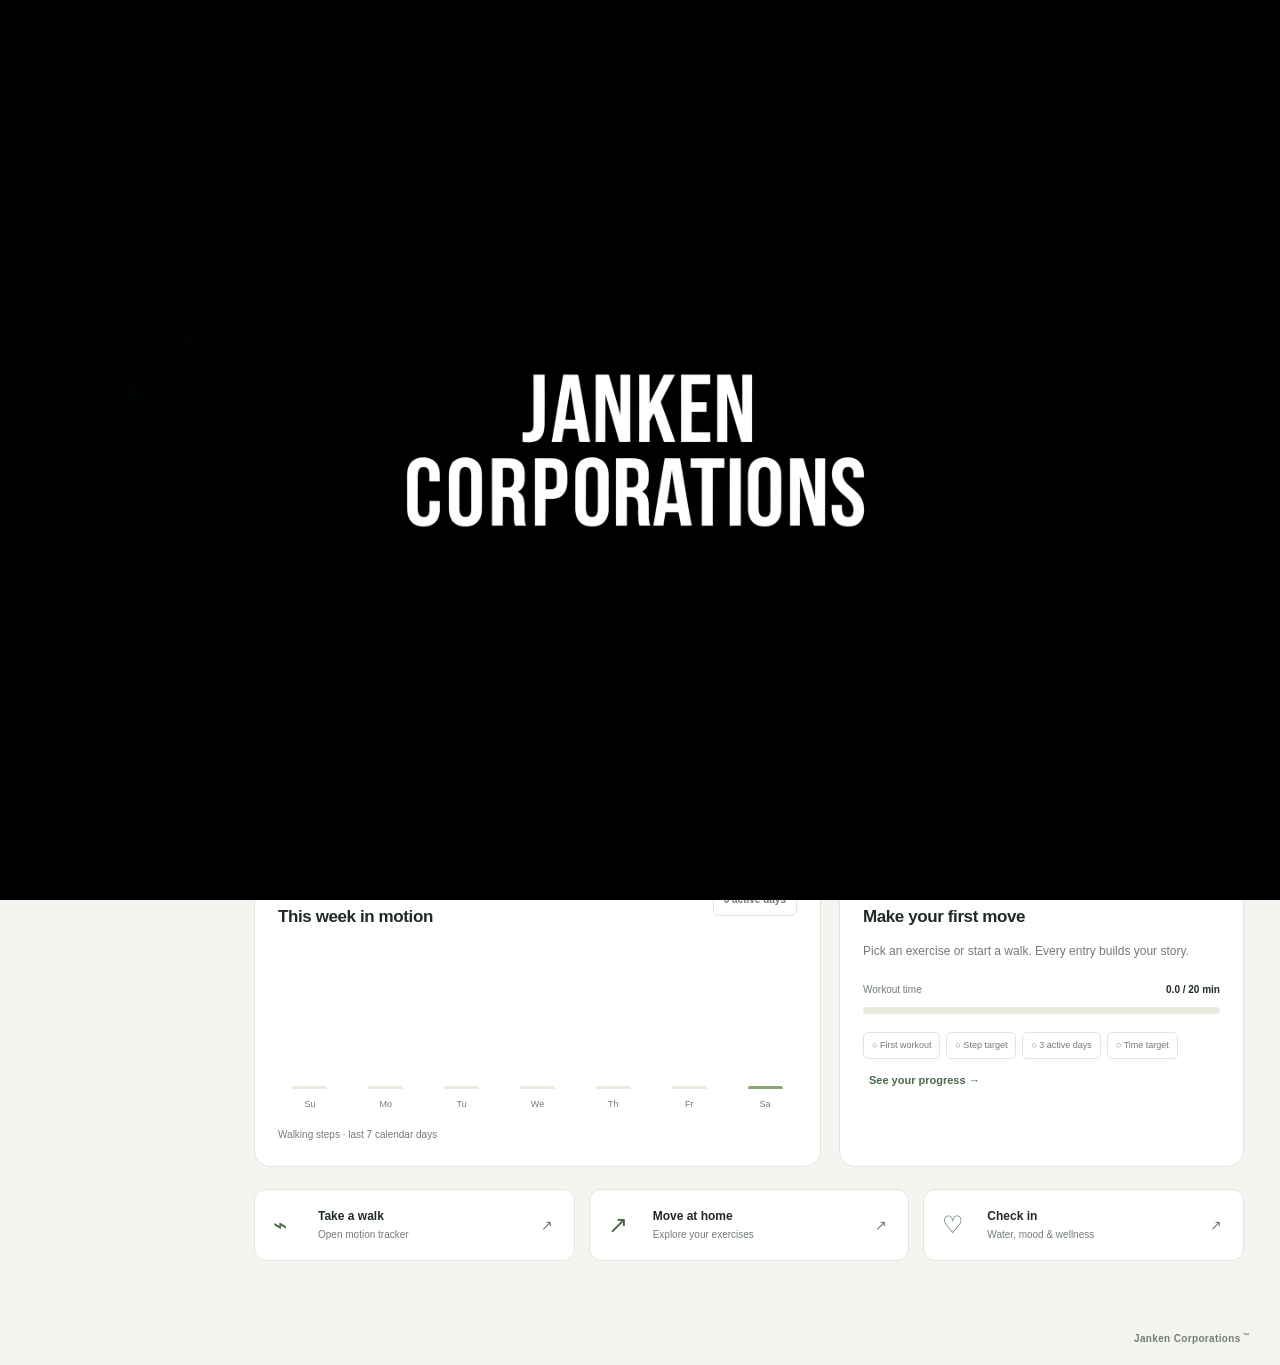
<file: index.html>
<!doctype html><html lang="en"><head><meta charset="utf-8"><meta name="viewport" content="width=device-width, initial-scale=1"><meta http-equiv="refresh" content="0;url=dashboard.html"><title>AR Move</title></head><body><a href="dashboard.html">Open AR Move</a></body></html>
</file>
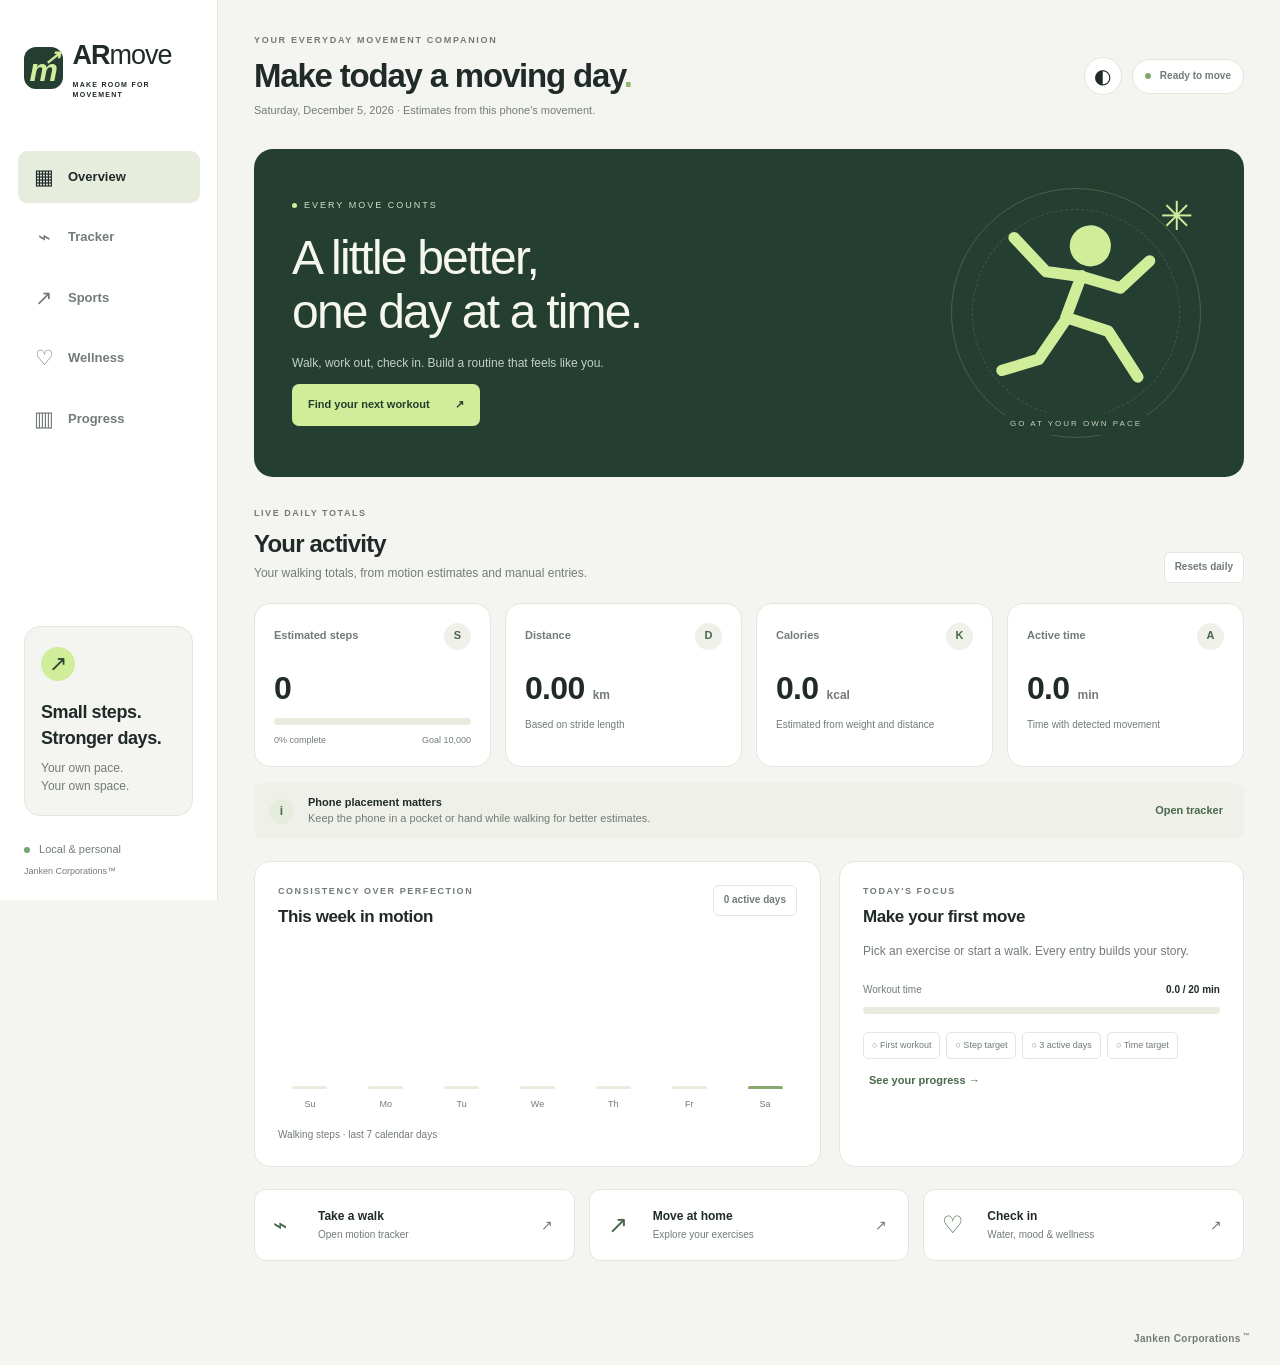
<file: dashboard.html>
<!doctype html>
<html lang="en">
<head>
  <meta charset="utf-8">
  <meta name="viewport" content="width=device-width, initial-scale=1, viewport-fit=cover">
  <meta name="theme-color" content="#f4f5f0">
  <title>AR Move — Daily Activity Tracker</title>
  <link rel="icon" href="assets/icon.svg" type="image/svg+xml">
  <link rel="manifest" href="manifest.webmanifest">
  <link rel="stylesheet" href="styles.css">
  <link rel="stylesheet" href="experience.css">
</head>
<body>
  <a class="skip-link" href="#activity">Skip to content</a>
  <aside class="brand-rail" aria-label="AR Move"><a href="?tab=activity" class="rail-logo"><span class="brand-mark">m<span>↗</span></span><span>AR<span class="brand-light">move</span><small>MAKE ROOM FOR MOVEMENT</small></span></a><div class="rail-note"><span class="rail-orbit" aria-hidden="true">↗</span><strong>Small steps.<br>Stronger days.</strong><p>Your own pace.<br>Your own space.</p></div><div class="rail-foot"><span class="local-dot"></span> Local & personal <small>Janken Corporations™</small></div></aside>
  <div class="splash" id="splash" aria-label="AR Cube loading screen">
    <picture>
      <source media="(max-width: 620px)" srcset="assets/JCM.png">
      <img src="assets/JC.png" alt="Janken Corporations">
    </picture>
  </div>

  <main class="app-shell">
    <p id="storage-warning" class="storage-warning" role="alert" hidden>Your browser could not save data. Keep this page open and export your records before closing it.</p>
    <div id="recovery-warning" class="storage-warning" role="alert" hidden>Some saved records could not be read. A fresh day has been opened; download the original records for recovery. <button id="download-recovery" class="text-button" type="button">Download original records</button><button id="dismiss-recovery" class="text-button" type="button">Dismiss</button></div>
    <header class="topbar">
      <div class="brand-copy">
        <p class="eyebrow">YOUR EVERYDAY MOVEMENT COMPANION</p>
        <h1>Make today a moving day<span class="accent-period">.</span></h1>
        <p class="date-line" id="date-line"></p>
      </div>
      <div class="header-tools"><button class="icon-button" id="theme-toggle" type="button" aria-label="Switch color theme" title="Switch color theme">◐</button><button class="outline-button" id="install-app" type="button" hidden>Install app</button><div class="status-pill" id="day-status"><span class="status-dot"></span><span>Ready to move</span></div></div>
    </header>

    <nav class="tabs" aria-label="Tracker sections" role="tablist">
      <button class="tab is-active" id="activity-tab" data-tab="activity" type="button" role="tab" aria-selected="true" aria-controls="activity"><span aria-hidden="true">▦</span> Overview</button>
      <button class="tab" id="tracker-tab" data-tab="tracker" type="button" role="tab" aria-selected="false" aria-controls="tracker"><span aria-hidden="true">⌁</span> Tracker</button>
      <button class="tab" id="sports-tab" data-tab="sports" type="button" role="tab" aria-selected="false" aria-controls="sports"><span aria-hidden="true">↗</span> Sports</button>
      <button class="tab" id="wellness-tab" data-tab="wellness" type="button" role="tab" aria-selected="false" aria-controls="wellness"><span aria-hidden="true">♡</span> Wellness</button>
      <button class="tab" id="today-tab" data-tab="today" type="button" role="tab" aria-selected="false" aria-controls="today"><span aria-hidden="true">▥</span> Progress</button>
    </nav>

    <section class="view is-active" id="activity" role="tabpanel" aria-labelledby="activity-tab">
      <div class="overview-hero"><div><span class="hero-label"><span></span> EVERY MOVE COUNTS</span><h2>A little better,<br>one day at a time.</h2><p>Walk, work out, check in. Build a routine that feels like you.</p><button class="lime-button" data-tab-link="sports" type="button">Find your next workout <span aria-hidden="true">↗</span></button></div><div class="hero-orbit" aria-hidden="true"><div class="orbit-path"></div><svg viewBox="0 0 240 240"><circle cx="143" cy="45" r="17"/><path d="M130 78 L108 124 L155 144 L184 199 M109 125 L73 169 L30 178 M130 79 L173 96 L209 68 M130 79 L90 70 L57 28"/></svg><span class="orbit-label">GO AT YOUR OWN PACE</span><span class="orbit-spark">✳</span></div></div>
      <div class="section-heading">
        <div>
          <p class="section-kicker">LIVE DAILY TOTALS</p>
          <h2>Your activity</h2>
          <p>Your walking totals, from motion estimates and manual entries.</p>
        </div>
        <span class="date-badge">Resets daily</span>
      </div>

      <div class="metric-grid fitness-grid">
        <article class="metric-card">
          <div class="card-label"><span>Estimated steps</span><span class="metric-icon water">S</span></div>
          <strong><span data-output="steps">0</span></strong>
          <div class="progress"><span data-progress="steps"></span></div>
          <div class="card-meta"><span data-output="stepPercent">0% complete</span><span data-output="stepGoal">Goal 10,000</span></div>
        </article>
        <article class="metric-card">
          <div class="card-label"><span>Distance</span><span class="metric-icon blue">D</span></div>
          <strong><span data-output="distance">0.00</span> <small>km</small></strong>
          <span class="reading-good">Based on stride length</span>
        </article>
        <article class="metric-card">
          <div class="card-label"><span>Calories</span><span class="metric-icon coral">K</span></div>
          <strong><span data-output="calories">0.0</span> <small>kcal</small></strong>
          <span class="reading-good">Estimated from weight and distance</span>
        </article>
        <article class="metric-card">
          <div class="card-label"><span>Active time</span><span class="metric-icon green">A</span></div>
          <strong><span data-output="activeMinutes">0.0</span> <small>min</small></strong>
          <span class="reading-good">Time with detected movement</span>
        </article>
      </div>

      <div class="tip-strip">
        <span class="tip-icon" aria-hidden="true">i</span>
        <p><strong>Phone placement matters</strong><br>Keep the phone in a pocket or hand while walking for better estimates.</p>
        <button class="text-button" data-open-tracker type="button">Open tracker</button>
      </div>
      <div class="overview-grid"><section class="panel week-panel"><div class="panel-heading"><div><p class="section-kicker">CONSISTENCY OVER PERFECTION</p><h3>This week in motion</h3></div><span class="subtle-pill" id="active-days">0 active days</span></div><div id="week-chart" class="week-chart" role="img" aria-label="Steps over the last seven days"></div><p class="chart-caption">Walking steps · last 7 calendar days</p></section><section class="panel daily-focus"><p class="section-kicker">TODAY'S FOCUS</p><h3 id="focus-heading">Make your first move</h3><p id="focus-copy">Pick an exercise or start a walk. Every entry builds your story.</p><div class="goal-line"><span>Workout time</span><strong id="workout-goal-label">0 / 20 min</strong></div><div class="progress"><span id="workout-goal-bar"></span></div><div id="milestone-list" class="milestone-list"></div><button class="text-button" data-tab-link="today" type="button">See your progress →</button></section></div>
      <div class="quick-actions"><button data-open-tracker type="button"><span>⌁</span><strong>Take a walk</strong><small>Open motion tracker</small><b>↗</b></button><button data-tab-link="sports" type="button"><span>↗</span><strong>Move at home</strong><small>Explore your exercises</small><b>↗</b></button><button data-open-wellness type="button"><span>♡</span><strong>Check in</strong><small>Water, mood & wellness</small><b>↗</b></button></div>
    </section>

    <section class="view" id="tracker" role="tabpanel" aria-labelledby="tracker-tab" hidden>
      <div class="section-heading">
        <div>
          <p class="section-kicker">MOTION SENSOR</p>
          <h2>Movement tracker</h2>
          <p>Tap Start, allow motion access, and keep this page visible.</p>
        </div>
        <span class="updated-label tracker-state" id="tracker-state"><span class="tracker-dot"></span>Stopped</span>
      </div>

      <div class="tracker-layout">
        <section class="panel tracker-panel">
          <div class="plain-counter">
            <span>Estimated steps today</span>
            <strong data-output="steps">0</strong>
            <small>Keep this page open while walking</small>
          </div>

          <div class="signal-block">
            <div class="signal-label"><span>Movement signal</span><span id="signal-value">0.00</span></div>
            <div class="signal-track"><span id="motion-signal"></span></div>
          </div>

          <div class="tracker-actions">
            <button class="primary-button" id="start-tracking" type="button">Start tracking</button>
            <button class="outline-button" id="stop-tracking" type="button" disabled>Stop</button>
          </div>
          <p class="tracker-message" id="tracker-message" aria-live="polite">Motion access starts only after you press the button.</p>
        </section>

        <form class="panel settings-panel" id="settings-form">
          <div class="panel-heading">
            <div><p class="section-kicker">ESTIMATE SETTINGS</p><h3>Your details</h3></div>
          </div>
          <div class="settings-grid">
            <label>Body weight <span>(kg)</span><input name="weight" type="number" min="25" max="250" step="0.1" required></label>
            <label>Stride length <span>(cm)</span><input name="stride" type="number" min="30" max="150" step="1" required></label>
            <label>Daily step goal<input name="stepGoal" type="number" min="100" max="100000" step="100" required></label>
            <label>Sensitivity
              <select name="sensitivity">
                <option value="1.05">High</option>
                <option value="1.25">Balanced</option>
                <option value="1.50">Low</option>
              </select>
            </label>
          </div>
          <button class="secondary-button" type="submit">Save settings</button>
          <p class="settings-note">Higher sensitivity detects lighter movement but may count more false steps. Your details stay on this device.</p>
        </form>
      </div>

      <div class="browser-note">
        <strong>Browser limitation:</strong> tracking pauses if this page is hidden, the browser is closed, or the screen is locked. Results are estimates, not medical or fitness-device measurements.
      </div>
      <form class="panel manual-walk-panel" id="manual-walk-form"><div class="panel-heading"><div><p class="section-kicker">MISSED A WALK?</p><h3>Add walking manually</h3></div><span class="subtle-pill">Manual entry</span></div><p class="history-note">Add only the steps this app did not already count.</p><div class="settings-grid"><label>Steps to add<input name="steps" type="number" min="1" max="100000" step="1" required placeholder="e.g. 1500"></label><label>Active minutes<input name="minutes" type="number" min="0" max="1440" step="0.1" required value="0"></label></div><button class="secondary-button" type="submit">Add walking entry</button><p class="form-message" id="manual-walk-message" role="status"></p></form>
    </section>

    <section class="view" id="sports" role="tabpanel" aria-labelledby="sports-tab" hidden>
      <div class="section-heading">
        <div><p class="section-kicker">YOUR SPACE. YOUR PACE.</p><h2>Home workout club</h2><p>Build a small routine, move with a timer, and record what you complete.</p></div>
        <span class="date-badge">No gym needed</span>
      </div>
      <div class="sports-banner">
        <div><span class="sport-tag">SPORTS MODE</span><h3>A little movement goes a long way.</h3><p>Choose an exercise below. Try hand-motion counting for arm movements, or use the timer and enter your reps yourself.</p><a class="sport-link" href="#workout-library">Explore exercises <span aria-hidden="true">↘</span></a></div>
        <div class="sports-art" aria-hidden="true"><span>MOVE</span><svg viewBox="0 0 200 200"><circle cx="116" cy="35" r="15"/><path d="M105 65 L87 107 L128 127 L151 169 M90 107 L60 146 L28 151 M103 69 L140 85 L172 61 M104 69 L70 63 L44 30"/></svg></div>
      </div>
      <div class="workout-stats" aria-label="Today's workout totals">
        <div><strong id="workout-count">0</strong><span>workouts today</span></div><div><strong id="workout-minutes">0</strong><span>workout minutes</span></div><div><strong id="workout-reps">0</strong><span>logged reps</span></div>
      </div>
      <section class="routine-presets"><div class="library-heading"><div><p class="section-kicker">A STARTING POINT</p><h3>Make a routine your own</h3></div><span class="history-note">Example plans · fully editable</span></div><div class="preset-grid"><button type="button" data-preset="mobility"><span>01 / RESET</span><strong>Desk break</strong><small>Shoulders · arms · seated stretch</small><b>Load plan ↗</b></button><button type="button" data-preset="strength"><span>02 / BUILD</span><strong>Home basics</strong><small>Chair · wall · standing movements</small><b>Load plan ↗</b></button><button type="button" data-preset="mixed"><span>03 / MOVE</span><strong>A little of everything</strong><small>March · arms · gentle mobility</small><b>Load plan ↗</b></button></div></section>
      <section class="panel circuit-panel" id="circuit-panel"><div class="panel-heading"><div><p class="section-kicker">FOLLOW YOUR PLAN</p><h3>Guided interval session</h3></div><span class="subtle-pill">Timer only · hands free</span></div><div class="circuit-idle" id="circuit-idle"><p>Play your plan in order, with work and rest intervals. Only time actually completed is logged. Adjust the pace to suit you.</p><div class="circuit-settings"><label>Work <span>(seconds)</span><input id="circuit-work" type="number" min="10" max="600" step="1" value="30" required></label><label>Rest <span>(seconds)</span><input id="circuit-rest" type="number" min="0" max="300" step="1" value="15" required></label><label>Rounds<input id="circuit-rounds" type="number" min="1" max="10" step="1" value="1" required></label></div><div class="circuit-launch"><button class="primary-button" id="circuit-start" type="button">Start my plan</button><span id="circuit-estimate">Add an exercise to your plan to begin.</span></div></div><div id="circuit-live" hidden><div class="circuit-stage"><span id="circuit-phase">GET READY</span><h4 id="circuit-name">Your session</h4><strong id="circuit-countdown">00:30</strong><p id="circuit-position"></p><div class="progress"><span id="circuit-progress"></span></div><p id="circuit-next"></p></div><div class="circuit-controls"><button class="primary-button" id="circuit-pause" type="button">Pause session</button><button class="outline-button" id="circuit-skip" type="button">Next interval</button><button class="outline-button danger" id="circuit-finish" type="button">Finish & review</button></div></div><p id="circuit-message" class="form-message" role="status"></p></section>
      <div class="sports-layout">
        <div>
          <div class="library-heading" id="workout-library"><div><p class="section-kicker">PICK YOUR MOVEMENT</p><h3>At-home exercises</h3></div><button class="outline-button" id="custom-exercise-open" type="button">+ Custom</button></div><div class="library-tools"><label class="search-label"><span class="sr-only">Search exercises</span><input id="exercise-search" type="search" placeholder="Search your next movement…"></label><label class="filter-label"><span class="sr-only">Filter exercises</span><select id="workout-filter"><option value="all">All exercises</option><option value="favorites">Favorites</option><option value="motion">Hand motion</option><option value="strength">Strength</option><option value="mobility">Mobility</option><option value="cardio">Cardio</option><option value="custom">My exercises</option></select></label></div><p class="empty-state" id="library-empty" hidden>No exercises match. Try a different search or filter.</p>
          <div class="exercise-grid" id="exercise-grid"></div>
          <section class="panel plan-panel"><div class="panel-heading"><div><p class="section-kicker">MAKE IT YOURS</p><h3>My workout plan</h3></div><span class="count-badge" id="plan-count">0</span></div><ul class="plan-list" id="workout-plan"></ul><p class="empty-state" id="plan-empty">Add exercises from the cards to build your routine.</p><button class="text-button" id="plan-clear" type="button">Clear plan</button></section>
        </div>
        <section class="panel workout-console" id="workout-console" aria-labelledby="selected-workout-name">
          <p class="section-kicker">WORKOUT TRACKER</p><h3 id="selected-workout-name">Choose your first exercise</h3>
          <p class="console-description" id="selected-workout-description">Select an exercise to see its instructions and tracking options.</p>
          <form id="workout-form" hidden>
            <p id="draft-restored" class="draft-banner" role="status" hidden>Recovered your unsaved entry. Review it or resume when ready.</p>
            <div id="exercise-demo" class="exercise-demo" aria-hidden="true"></div>
            <ol id="workout-instructions" class="instruction-list"></ol>
            <label>Tracking method<select id="workout-method"><option value="timer">Timer + manual reps</option><option value="motion">Experimental hand motion</option><option value="manual">Manual entry</option></select></label>
            <p class="method-note" id="workout-method-note"></p>
            <div class="workout-live" aria-live="off"><div><strong id="workout-clock">00:00</strong><span>elapsed time</span></div><div><strong id="workout-live-reps">0</strong><span>estimated movements</span></div></div>
            <div class="signal-block"><div class="signal-label"><span>Hand movement signal</span><span id="workout-signal-value">0.00</span></div><div class="signal-track"><span id="workout-signal"></span></div></div>
            <div class="workout-controls"><button class="primary-button" id="workout-start" type="button">Start workout</button><button class="outline-button" id="workout-pause" type="button" disabled>Pause</button></div>
            <div class="rep-adjust"><button type="button" id="rep-minus" aria-label="Remove one rep">−</button><span>Manual rep counter</span><button type="button" id="rep-plus" aria-label="Add one rep">+</button></div>
            <p class="tracker-message" id="workout-message" role="status">Ready when you are.</p>
            <div class="review-heading"><strong>Review before saving</strong><span>Edit any estimate</span></div>
            <div class="settings-grid workout-fields"><label>Total reps<input id="workout-rep-input" type="number" min="0" max="10000" step="1" value="0" required></label><label>Sets completed<input id="workout-set-input" type="number" min="1" max="100" step="1" value="1" required></label><label class="full-width">Total minutes<input id="workout-minute-input" type="number" min="0" max="1440" step="0.1" value="0" required></label></div>
            <label>Note <span>(optional)</span><input id="workout-note" maxlength="160" placeholder="How did it feel?"></label>
            <button class="secondary-button save-workout" type="submit">Save completed workout</button>
            <button class="text-button discard-workout" id="workout-discard" type="button">Clear this entry</button>
          </form>
        </section>
      </div>
      <div class="browser-note"><strong>About hand-motion counting:</strong> this counts acceleration peaks, not verified exercise repetitions. It cannot check form or identify exercises. Hold the phone securely for gentle arm movements only; keep your hands free for floor exercises. Tracking pauses when the page is hidden. You can always use manual entry.</div>
      <section class="panel workout-history-panel"><div class="panel-heading"><div><p class="section-kicker">TODAY'S EFFORT</p><h3>Completed workouts</h3></div></div><ul class="session-list" id="completed-workouts"></ul><p class="empty-state" id="workouts-empty">Your completed workouts will appear here.</p></section>
    </section>

    <section class="view" id="wellness" role="tabpanel" aria-labelledby="wellness-tab" hidden>
      <div class="section-heading">
        <div>
          <p class="section-kicker">MANUAL HEALTH CHECK-IN</p>
          <h2>Wellness</h2>
          <p>Record readings from a watch, oximeter, thermometer, or blood-pressure monitor.</p>
        </div>
        <span class="updated-label" id="wellness-updated">Not checked today</span>
      </div>
      <div class="habit-grid"><section class="panel hydration-panel"><div class="panel-heading"><div><p class="section-kicker">A LITTLE REFRESH</p><h3>Water check-in</h3></div><span class="habit-icon" aria-hidden="true">◡</span></div><div class="water-reading"><strong id="water-total">0</strong><span>ml logged</span></div><div class="progress"><span id="water-progress"></span></div><div class="goal-line"><span id="water-goal-label">Personal target: 2,000 ml</span><button class="text-button" id="water-undo" type="button">Undo last</button></div><div class="water-buttons"><button type="button" data-water="150">+150 ml</button><button type="button" data-water="250">+250 ml</button><button type="button" data-water="500">+500 ml</button></div><p class="history-note">A personal logging target, not a hydration recommendation.</p></section><section class="panel mood-panel"><p class="section-kicker">HOW'S YOUR DAY?</p><h3>Check in with yourself</h3><p class="history-note">Pick what fits. There's no right answer.</p><div class="mood-options" role="group" aria-label="Today's mood"><button data-mood="low" type="button" aria-pressed="false"><span>☁</span>Low</button><button data-mood="okay" type="button" aria-pressed="false"><span>◡</span>Okay</button><button data-mood="good" type="button" aria-pressed="false"><span>☀</span>Good</button><button data-mood="great" type="button" aria-pressed="false"><span>✳</span>Great</button></div><label>One line about today<input id="mood-note" maxlength="160" placeholder="A small win, a thought, anything."></label><button id="save-mood" type="button" class="secondary-button">Save check-in</button></section></div>

      <div class="metric-grid wellness-grid">
        <article class="metric-card compact"><div class="card-label"><span>Heart rate</span><span class="metric-icon coral">H</span></div><strong><span data-wellness="heartRate">—</span> <small>bpm</small></strong><span class="reading-good">Manual reading</span></article>
        <article class="metric-card compact"><div class="card-label"><span>Blood pressure</span><span class="metric-icon blue">B</span></div><strong><span data-wellness="bloodPressure">—/—</span> <small>mmHg</small></strong><span class="reading-good">Manual reading</span></article>
        <article class="metric-card compact"><div class="card-label"><span>Blood oxygen</span><span class="metric-icon water">O</span></div><strong><span data-wellness="spo2">—</span> <small>% SpO₂</small></strong><span class="reading-good">From an oximeter or watch</span></article>
        <article class="metric-card compact"><div class="card-label"><span>Temperature</span><span class="metric-icon orange">T</span></div><strong><span data-wellness="temperature">—</span> <small>°C</small></strong><span class="reading-good">Manual reading</span></article>
        <article class="metric-card compact"><div class="card-label"><span>Sleep</span><span class="metric-icon navy">S</span></div><strong><span data-wellness="sleep">—</span> <small>hours</small></strong><span class="reading-good">Manual daily entry</span></article>
      </div>

      <div class="wellness-layout">
        <form class="panel wellness-form" id="wellness-form">
          <div class="panel-heading"><div><p class="section-kicker">TODAY</p><h3>Add readings</h3></div></div>
          <div class="input-grid">
            <label>Heart rate <span>(bpm)</span><input name="heartRate" type="number" min="20" max="250" step="1" placeholder="72" required></label>
            <label>Blood pressure <span>(mmHg)</span><input name="bloodPressure" type="text" inputmode="numeric" pattern="[0-9]{2,3}/[0-9]{2,3}" placeholder="118/76" required></label>
            <label>SpO₂ <span>(%)</span><input name="spo2" type="number" min="50" max="100" step="1" placeholder="98" required></label>
            <label>Temperature <span>(°C)</span><input name="temperature" type="number" min="30" max="45" step="0.1" placeholder="36.6" required></label>
            <label>Sleep <span>(hours)</span><input name="sleep" type="number" min="0" max="24" step="0.1" placeholder="7.5" required></label>
          </div>
          <button class="secondary-button" type="submit">Save wellness readings</button>
          <p class="form-message" id="wellness-message" aria-live="polite"></p>
        </form>
        <aside class="wellness-note">
          <span class="tip-icon" aria-hidden="true">i</span>
          <div><strong>Why these are manual</strong><p>Phone motion sensors can estimate movement, but they cannot measure these health readings. Enter sleep from a watch or your own daily record.</p></div>
        </aside>
      </div>
      <p class="health-note">This dashboard is for personal tracking only and does not provide medical diagnosis.</p>
    </section>

    <section class="view" id="today" role="tabpanel" aria-labelledby="today-tab" hidden>
      <div class="section-heading">
        <div>
          <p class="section-kicker">TODAY'S SUMMARY</p>
          <h2>Look how far you've come</h2>
          <p>Your combined movement totals and tracking sessions.</p>
        </div>
        <button class="outline-button danger" id="reset-day" type="button">Reset today</button>
      </div>
      <section class="panel progress-panel"><div class="panel-heading"><div><p class="section-kicker">YOUR OWN BENCHMARK</p><h3>Progress over time</h3></div><label><span class="sr-only">Progress range</span><select id="progress-range"><option value="7">Last 7 days</option><option value="30">Last 30 days</option></select></label></div><div class="progress-totals"><div><strong id="progress-steps">0</strong><span>steps logged</span></div><div><strong id="progress-workouts">0</strong><span>workouts</span></div><div><strong id="progress-minutes">0</strong><span>workout minutes</span></div><div><strong id="progress-streak">0</strong><span>day movement streak</span></div></div><div class="chart-metric-switch" role="group" aria-label="Chart measurement"><button type="button" data-chart-metric="steps" aria-pressed="true">Walking steps</button><button type="button" data-chart-metric="minutes" aria-pressed="false">Workout minutes</button></div><div class="trend-chart" id="trend-chart" role="img" aria-label="Your activity history"></div><div class="chart-caption" id="trend-caption"></div><details class="chart-table"><summary>View daily numbers</summary><div class="table-scroll"><table><thead><tr><th scope="col">Date</th><th scope="col">Steps</th><th scope="col">Workouts</th><th scope="col">Workout min</th><th scope="col">Water ml</th></tr></thead><tbody id="progress-table"></tbody></table></div></details></section>

      <section class="summary-hero">
        <div class="summary-ring" id="summary-ring"><div><strong data-output="steps">0</strong><span>steps</span></div></div>
        <div class="summary-copy">
          <p class="section-kicker">STEP GOAL</p>
          <h3 id="summary-heading">Start moving toward your goal</h3>
          <p><span data-output="stepPercentShort">0%</span> of today’s <span data-output="stepGoalValue">10,000</span>-step target.</p>
          <button class="text-button no-pad" data-open-tracker type="button">Continue tracking →</button>
        </div>
      </section>

      <div class="summary-grid">
        <article><span>Distance</span><strong><span data-output="distance">0.00</span> km</strong></article>
        <article><span>Estimated calories</span><strong><span data-output="calories">0.0</span> kcal</strong></article>
        <article><span>Active time</span><strong><span data-output="activeMinutes">0.0</span> min</strong></article>
        <article><span>Sessions</span><strong data-output="sessionCount">0</strong></article>
      </div>

      <section class="panel wellness-snapshot">
        <div class="panel-heading">
          <div><p class="section-kicker">WELLNESS</p><h3>Today's manual readings</h3></div>
          <button class="text-button" data-open-wellness type="button">Update readings</button>
        </div>
        <div class="snapshot-grid">
          <span>Heart rate<strong><span data-wellness="heartRate">—</span> bpm</strong></span>
          <span>Blood pressure<strong><span data-wellness="bloodPressure">—/—</span> mmHg</strong></span>
          <span>SpO₂<strong><span data-wellness="spo2">—</span>%</strong></span>
          <span>Temperature<strong><span data-wellness="temperature">—</span> °C</strong></span>
          <span>Sleep<strong><span data-wellness="sleep">—</span> hours</strong></span>
        </div>
      </section>

      <section class="panel sessions-panel">
        <div class="panel-heading">
          <div><p class="section-kicker">HISTORY</p><h3>Today's sessions</h3></div>
          <span class="count-badge" data-output="sessionCount">0</span>
        </div>
        <ul class="session-list" id="session-list"></ul>
        <p class="empty-state" id="empty-sessions">No completed sessions yet. Start the tracker and take a walk.</p>
      </section>
      <section class="panel daily-history-panel"><div class="panel-heading"><div><p class="section-kicker">KEEP YOUR PROGRESS</p><h3>Recent days</h3></div><button class="text-button" id="export-data" type="button">Export records</button></div><p class="history-note">Previous days are kept for 30 days on this browser. Export includes today's completed workouts and wellness readings.</p><ul class="session-list" id="daily-history"></ul><p class="empty-state" id="history-empty">Your previous days will appear here after the daily reset.</p><div class="today-workouts"><span>Workouts today</span><strong id="today-workout-summary">0 workouts · 0 min</strong><button class="text-button" data-tab-link="sports" type="button">Open Sports →</button></div></section>
      <div class="settings-bottom"><form class="panel" id="preferences-form"><p class="section-kicker">YOUR GOALS, YOUR CHOICE</p><h3>Personal targets</h3><div class="settings-grid"><label>Workout minutes / day<input name="workoutGoal" type="number" min="1" max="300" step="1" value="20" required></label><label>Water target <span>(ml)</span><input name="waterGoal" type="number" min="100" max="10000" step="50" value="2000" required></label></div><button class="secondary-button" type="submit">Save personal targets</button><p class="history-note">These targets only organize your records. Choose values that suit your circumstances.</p></form><section class="panel data-tools"><p class="section-kicker">TAKE YOUR DATA WITH YOU</p><h3>Backups & downloads</h3><p class="history-note">Saved only in this browser. Download a backup before clearing browser data or moving devices.</p><button id="export-csv" class="outline-button" type="button">Download daily CSV</button><label class="import-label">Restore JSON backup<input id="import-data" type="file" accept="application/json,.json"></label><p id="import-message" class="form-message" role="status"></p><p class="history-note">Restore replaces saved records after validation and confirmation. Exports contain personal wellness data.</p><p class="connection-state" id="connection-state">Available on this device</p></section></div>
    </section>
  </main>
  <dialog id="custom-exercise-dialog" class="app-dialog"><form id="custom-exercise-form"><div class="panel-heading"><div><p class="section-kicker">MAKE IT PERSONAL</p><h3>Create your exercise</h3></div><button type="button" class="icon-button" data-close-dialog aria-label="Close dialog">×</button></div><p class="history-note">Custom exercises use timer or manual entry. Give yourself a clear, familiar instruction.</p><label>Exercise name<input name="name" maxlength="60" required placeholder="e.g. My mobility break"></label><label>Category<select name="group"><option value="mobility">Mobility</option><option value="strength">Strength</option><option value="cardio">Cardio</option></select></label><label>Instructions<textarea name="instructions" maxlength="600" required rows="4" placeholder="One instruction per line"></textarea></label><button class="secondary-button" type="submit">Create & add to plan</button><p class="form-message" id="custom-exercise-message" role="status"></p></form></dialog>
  <dialog id="workout-edit-dialog" class="app-dialog"><form id="workout-edit-form"><div class="panel-heading"><h3>Edit workout</h3><button type="button" class="icon-button" data-close-dialog aria-label="Close dialog">×</button></div><input type="hidden" name="id"><label>Workout<input name="name" maxlength="60" required></label><div class="settings-grid"><label>Total reps<input name="reps" type="number" min="0" max="10000" step="1" required></label><label>Sets<input name="sets" type="number" min="1" max="100" step="1" required></label></div><label>Minutes<input name="minutes" type="number" min="0" max="1440" step="0.01" required></label><label>Note<input name="note" maxlength="160"></label><button type="submit" class="secondary-button">Save changes</button><p class="form-message" id="edit-message" role="status"></p></form></dialog>
  <dialog id="circuit-review-dialog" class="app-dialog"><form id="circuit-review-form"><div class="panel-heading"><div><p class="section-kicker">SESSION COMPLETE</p><h3>A little effort, recorded.</h3></div></div><p class="history-note">Review the time completed for each exercise. Rest is excluded. Enter reps only if you counted them yourself.</p><div id="circuit-review-rows"></div><div class="dialog-actions"><button class="secondary-button" type="submit">Save session workouts</button><button class="outline-button" id="circuit-discard" type="button">Discard session</button></div><p class="form-message" id="circuit-review-message" role="status"></p></form></dialog>
  <div id="toast" class="toast" role="status" hidden></div>

  <script src="app.js" defer></script>
  <script src="features.js" defer></script>
  <footer class="site-footer">Janken Corporations<sup>™</sup></footer>
</body>
</html>
</file>
<file: styles.css>
:root {
  --bg: #f7fbfc;
  --surface: #ffffff;
  --panel: #eef6f7;
  --ink: #0b1820;
  --muted: #58717a;
  --cyan: #67d0de;
  --cyan-deep: #087e95;
  --cyan-soft: #e1f6f8;
  --selected: #aae4d9;
  --selected-deep: #19745f;
  --navy: #163f72;
  --line: #c7dde1;
  --track: #dcebed;
  --orange: #dfa15f;
  --coral: #d97872;
  --shadow: 0 4px 12px rgba(25, 63, 75, .055);
  --radius: 10px;
}

* { box-sizing: border-box; }
html { min-width: 280px; scroll-behavior: smooth; }
body {
  margin: 0;
  min-height: 100vh;
  min-height: 100dvh;
  overflow-x: hidden;
  background: var(--bg);
  color: var(--ink);
  font-family: "Segoe UI", Inter, Arial, sans-serif;
  line-height: 1.45;
}
button, input, select { font: inherit; }
button { -webkit-tap-highlight-color: transparent; }
button:focus-visible, input:focus-visible, select:focus-visible {
  outline: 3px solid rgba(8, 126, 149, .22);
  outline-offset: 2px;
}
[hidden] { display: none !important; }

.splash {
  position: fixed;
  z-index: 100;
  inset: 0;
  display: grid;
  place-content: center;
  justify-items: center;
  gap: 10px;
  padding: 0;
  background: #000000;
  opacity: 1;
  visibility: visible;
  transition: opacity .42s ease, visibility .42s ease;
}
.splash.is-hidden { opacity: 0; visibility: hidden; pointer-events: none; }
.splash picture {
  display: block;
  width: 100vw;
  max-width: 100vw;
}
.splash img {
  display: block;
  width: 100%;
  height: auto;
  max-height: none;
  object-fit: contain;
  animation: logo-in .65s ease-out both;
}
.splash p {
  margin: 0;
  color: #bdeaf0;
  font-size: 12px;
  font-weight: 800;
  letter-spacing: 3px;
  text-transform: uppercase;
}
@keyframes logo-in {
  from { opacity: 0; transform: scale(.96); }
  to { opacity: 1; transform: scale(1); }
}

.app-shell {
  width: min(1160px, calc(100% - 48px));
  margin: 0 auto;
  padding: 40px 0 max(64px, env(safe-area-inset-bottom));
}
.topbar {
  display: flex;
  justify-content: space-between;
  align-items: flex-start;
  gap: 28px;
  margin-bottom: 26px;
}
.brand-copy { min-width: 0; }
.eyebrow, .section-kicker {
  margin: 0 0 8px;
  color: var(--cyan-deep);
  font-size: 11px;
  font-weight: 850;
  letter-spacing: 1.8px;
}
h1, h2, h3, p { margin-top: 0; }
h1 {
  margin-bottom: 7px;
  font-size: clamp(30px, 4.2vw, 46px);
  letter-spacing: -1.2px;
  line-height: 1.05;
}
h2 { margin-bottom: 4px; font-size: clamp(24px, 3vw, 32px); letter-spacing: -.5px; }
h3 { margin-bottom: 0; font-size: 18px; }
.date-line, .section-heading > div > p:last-child {
  margin-bottom: 0;
  color: var(--muted);
  font-size: 14px;
}
.status-pill, .updated-label, .date-badge {
  display: inline-flex;
  align-items: center;
  gap: 9px;
  flex: 0 0 auto;
  padding: 9px 13px;
  color: #145e50;
  background: #dff5ef;
  border: 1px solid #c2e5da;
  border-radius: 999px;
  font-size: 12px;
  font-weight: 750;
  white-space: nowrap;
}
.status-dot { width: 8px; height: 8px; border-radius: 50%; background: #2ba57d; box-shadow: 0 0 0 4px rgba(43, 165, 125, .12); }

.tabs {
  display: grid;
  grid-template-columns: repeat(5, minmax(0, 1fr));
  width: min(100%, 740px);
  gap: 6px;
  padding: 5px;
  margin-bottom: 34px;
  background: var(--cyan-soft);
  border: 1px solid #bfe9ed;
  border-radius: 12px;
  max-width: 100%;
  overflow: hidden;
}
.tab {
  min-width: 0;
  min-height: 42px;
  padding: 9px 20px;
  color: #071a20;
  background: var(--cyan);
  border: 0;
  border-radius: 8px;
  font-size: 14px;
  font-weight: 800;
  cursor: pointer;
  transition: background .18s ease, transform .18s ease, box-shadow .18s ease;
}
.tab:hover { background: #87dfe8; }
.tab.is-active { background: var(--selected); box-shadow: inset 0 0 0 1px #8fd2c4, 0 3px 8px rgba(19, 94, 78, .08); }

.view { animation: view-in .22s ease both; }
@keyframes view-in { from { opacity: 0; transform: translateY(5px); } to { opacity: 1; transform: none; } }
.section-heading {
  display: flex;
  align-items: flex-end;
  justify-content: space-between;
  gap: 20px;
  margin-bottom: 19px;
}
.section-kicker { margin-bottom: 4px; }
.metric-grid { display: grid; grid-template-columns: repeat(4, minmax(0, 1fr)); gap: 14px; }
.metric-card, .panel {
  background: var(--surface);
  border: 1px solid var(--line);
  border-radius: var(--radius);
  box-shadow: var(--shadow);
}
.metric-card {
  min-width: 0;
  min-height: 170px;
  padding: 19px;
  transition: transform .18s ease, border-color .18s ease;
}
.metric-card:hover { border-color: #9ecbd2; }
.metric-card.compact { min-height: 146px; }
.card-label {
  display: flex;
  align-items: center;
  justify-content: space-between;
  gap: 10px;
  color: var(--muted);
  font-size: 13px;
  font-weight: 750;
}
.metric-card strong {
  display: block;
  overflow-wrap: anywhere;
  margin: 17px 0 13px;
  font-size: clamp(25px, 2.5vw, 30px);
  letter-spacing: -.7px;
  line-height: 1.05;
}
.metric-card small { color: var(--muted); font-size: 12px; font-weight: 650; letter-spacing: 0; }
.metric-icon {
  display: grid;
  place-items: center;
  flex: 0 0 28px;
  width: 28px;
  height: 28px;
  color: #082027;
  background: var(--cyan-soft);
  border-radius: 8px;
  font-size: 11px;
  font-weight: 900;
}
.metric-icon.water, .metric-icon.green { background: #d9f2e9; }
.metric-icon.blue { background: #dfedf7; }
.metric-icon.navy { color: #fff; background: #54769a; }
.metric-icon.orange { background: #fff0df; }
.metric-icon.coral { background: #f9e4e2; }
.progress { height: 7px; overflow: hidden; border-radius: 10px; background: var(--track); }
.progress span { display: block; width: 0; height: 100%; border-radius: inherit; background: var(--cyan-deep); transition: width .35s ease; }
.progress.blue span { background: #6398bd; }
.progress.coral span { background: var(--coral); }
.progress.green span { background: #3d9e7d; }
.card-meta { display: flex; justify-content: space-between; gap: 10px; margin-top: 9px; color: var(--muted); font-size: 11px; }
.reading-good { display: block; color: var(--selected-deep); font-size: 12px; font-weight: 750; }

.tip-strip {
  display: flex;
  align-items: center;
  gap: 14px;
  margin-top: 16px;
  padding: 15px 17px;
  background: #eaf7f7;
  border: 1px solid #c6e6e7;
  border-radius: 12px;
}
.tip-strip p { flex: 1; margin: 0; color: var(--muted); font-size: 13px; }
.tip-strip strong { color: var(--ink); }
.tip-icon { display: grid; place-items: center; flex: 0 0 28px; width: 28px; height: 28px; color: #fff; background: var(--cyan-deep); border-radius: 50%; font-weight: 900; }
.text-button { padding: 6px; color: var(--cyan-deep); background: transparent; border: 0; font-size: 13px; font-weight: 800; cursor: pointer; white-space: nowrap; }
.text-button:hover { color: var(--navy); text-decoration: underline; }
.health-note { margin: 18px 0 0; color: var(--muted); font-size: 12px; }

.updates-layout { display: grid; grid-template-columns: minmax(0, 1.45fr) minmax(280px, .75fr); align-items: start; gap: 16px; }
.panel { padding: 22px; }
fieldset { min-width: 0; padding: 0; margin: 0 0 22px; border: 0; }
legend { width: 100%; margin-bottom: 13px; padding: 0 0 8px; color: var(--ink); border-bottom: 1px solid var(--line); font-size: 15px; font-weight: 850; }
.input-grid { display: grid; grid-template-columns: repeat(2, minmax(0, 1fr)); gap: 13px 14px; }
label { min-width: 0; color: #3e5962; font-size: 12px; font-weight: 750; }
label > span { color: #7c9096; font-weight: 600; }
input, select {
  display: block;
  width: 100%;
  min-height: 42px;
  margin-top: 6px;
  padding: 9px 11px;
  color: var(--ink);
  background: #fff;
  border: 1px solid var(--line);
  border-radius: 8px;
  outline: none;
  transition: border-color .16s ease, box-shadow .16s ease;
}
input:focus, select:focus { border-color: var(--cyan-deep); box-shadow: 0 0 0 3px rgba(8, 126, 149, .12); }
.primary-button, .outline-button {
  min-height: 42px;
  border-radius: 8px;
  padding: 10px 16px;
  font-weight: 800;
  cursor: pointer;
  transition: background .18s ease, border-color .18s ease, transform .18s ease;
}
.primary-button { width: 100%; color: #fff; background: var(--navy); border: 1px solid var(--navy); }
.primary-button:hover { color: #071a20; background: var(--cyan); border-color: var(--cyan); }
.outline-button { color: var(--cyan-deep); background: #fff; border: 1px solid var(--cyan-deep); }
.outline-button:hover { background: var(--cyan-soft); }
.outline-button.danger { color: #9c4844; border-color: #dda9a5; }
.outline-button.danger:hover { background: #fff2f1; }
.form-message { min-height: 19px; margin: 10px 0 0; color: var(--selected-deep); font-size: 12px; font-weight: 750; text-align: center; }
.panel-heading { display: flex; align-items: flex-start; justify-content: space-between; gap: 12px; margin-bottom: 20px; }
.count-badge { display: grid; place-items: center; min-width: 28px; height: 28px; padding: 0 8px; color: #124f43; background: var(--selected); border-radius: 999px; font-size: 12px; font-weight: 850; }
.update-list { display: grid; gap: 18px; list-style: none; padding: 0; margin: 0; }
.update-list li { display: flex; gap: 11px; color: var(--ink); font-size: 13px; line-height: 1.35; }
.update-list small { display: block; margin-top: 3px; color: var(--muted); font-size: 11px; }
.activity-dot { flex: 0 0 auto; width: 8px; height: 8px; margin-top: 5px; border-radius: 50%; background: var(--cyan-deep); }
.reset-note { margin: 24px 0 0; padding-top: 15px; color: var(--muted); border-top: 1px solid var(--line); font-size: 11px; }

/* Movement tracker */
.tracker-layout {
  display: grid;
  grid-template-columns: minmax(0, 1.15fr) minmax(300px, .85fr);
  align-items: start;
  gap: 16px;
}
.tracker-panel { text-align: center; }
.tracker-state { gap: 8px; }
.tracker-dot { width: 8px; height: 8px; background: #7b8e94; border-radius: 50%; }
.tracker-state.is-running { color: #145e50; background: #dff5ef; }
.tracker-state.is-running .tracker-dot { background: #24a879; box-shadow: 0 0 0 5px rgba(36, 168, 121, .13); animation: tracker-pulse 1.25s ease-in-out infinite; }
@keyframes tracker-pulse { 50% { transform: scale(1.35); } }

.signal-block { margin: 0 auto 18px; max-width: 440px; }
.signal-label { display: flex; justify-content: space-between; margin-bottom: 7px; color: var(--muted); font-size: 11px; font-weight: 750; }
.signal-track { height: 8px; overflow: hidden; background: var(--track); border-radius: 99px; }
.signal-track span { display: block; width: 0; height: 100%; background: linear-gradient(90deg, var(--selected-deep), var(--cyan)); border-radius: inherit; transition: width .08s linear; }
.tracker-actions { display: grid; grid-template-columns: 1fr auto; gap: 10px; max-width: 440px; margin: 0 auto; }
button:disabled { cursor: not-allowed; opacity: .48; transform: none !important; }
.tracker-message { min-height: 20px; margin: 12px 0 0; color: var(--selected-deep); font-size: 12px; font-weight: 700; }
.tracker-message.is-error { color: #a14943; }
.plain-counter {
  max-width: 440px;
  margin: 5px auto 24px;
  padding: 26px 18px;
  background: #f0f7f8;
  border: 1px solid var(--line);
  border-radius: 8px;
  text-align: center;
}
.plain-counter > span { display: block; color: var(--muted); font-size: 13px; font-weight: 700; }
.plain-counter strong { display: block; margin: 8px 0 4px; color: var(--navy); font-size: 44px; line-height: 1; }
.plain-counter small { color: var(--muted); font-size: 11px; }
.plain-counter.is-running { background: #e5f5f1; border-color: #abd9cc; }
.settings-grid { display: grid; grid-template-columns: repeat(2, minmax(0, 1fr)); gap: 14px; margin-bottom: 16px; }
.secondary-button { width: 100%; min-height: 42px; padding: 10px 16px; color: #071a20; background: var(--cyan); border: 1px solid var(--cyan); border-radius: 8px; font-weight: 800; cursor: pointer; }
.secondary-button:hover { background: #8adfe8; }
.settings-note { margin: 12px 0 0; color: var(--muted); font-size: 11px; }
.browser-note { margin-top: 16px; padding: 14px 16px; color: #49626a; background: #edf7f8; border: 1px solid #c7e3e6; border-radius: 11px; font-size: 12px; }
.browser-note strong { color: var(--ink); }

/* Today summary */
.summary-hero {
  display: flex;
  align-items: center;
  gap: clamp(24px, 5vw, 64px);
  padding: clamp(24px, 4vw, 42px);
  margin-bottom: 16px;
  background: #eef8f8;
  border: 1px solid #c4e1e3;
  border-radius: var(--radius);
}
.summary-ring {
  --progress: 0deg;
  position: relative;
  display: grid;
  place-items: center;
  flex: 0 0 auto;
  width: 178px;
  height: 178px;
  background: conic-gradient(var(--cyan-deep) var(--progress), #d7e9eb 0);
  border-radius: 50%;
}
.summary-ring::before { content: ""; position: absolute; inset: 13px; background: #fff; border-radius: 50%; }
.summary-ring > div { position: relative; display: grid; text-align: center; }
.summary-ring strong { font-size: 29px; letter-spacing: -.8px; }
.summary-ring span { color: var(--muted); font-size: 11px; font-weight: 750; text-transform: uppercase; }
.summary-copy h3 { margin: 0 0 7px; font-size: clamp(20px, 3vw, 28px); }
.summary-copy > p:not(.section-kicker) { margin-bottom: 13px; color: var(--muted); }
.no-pad { padding-left: 0; }
.summary-grid { display: grid; grid-template-columns: repeat(4, minmax(0, 1fr)); gap: 12px; margin-bottom: 16px; }
.summary-grid article { padding: 17px; background: #fff; border: 1px solid var(--line); border-radius: 11px; }
.summary-grid article > span { display: block; margin-bottom: 7px; color: var(--muted); font-size: 11px; font-weight: 750; }
.summary-grid strong { font-size: 18px; }
.sessions-panel { box-shadow: none; }
.session-list { display: grid; gap: 0; list-style: none; padding: 0; margin: 0; }
.session-list li { display: flex; justify-content: space-between; gap: 16px; padding: 13px 0; border-top: 1px solid #e3edef; font-size: 13px; }
.session-list li:first-child { border-top: 0; }
.session-list li span { color: var(--muted); font-size: 12px; }
.empty-state { margin: 0; padding: 20px 0 6px; color: var(--muted); border-top: 1px solid #e3edef; font-size: 13px; text-align: center; }

/* Manual wellness check-in */
.wellness-layout { display: grid; grid-template-columns: minmax(0, 1.3fr) minmax(280px, .7fr); align-items: start; gap: 16px; margin-top: 16px; }
.wellness-form .input-grid { margin-bottom: 16px; }
.wellness-note { display: flex; align-items: flex-start; gap: 13px; padding: 20px; color: var(--muted); background: #eaf7f7; border: 1px solid #c6e6e7; border-radius: var(--radius); font-size: 13px; }
.wellness-note strong { color: var(--ink); }
.wellness-note p { margin: 5px 0 0; }
.wellness-snapshot { margin-bottom: 16px; box-shadow: none; }
.snapshot-grid { display: grid; grid-template-columns: repeat(5, minmax(0, 1fr)); gap: 10px; }
.snapshot-grid > span { color: var(--muted); font-size: 11px; font-weight: 750; }
.snapshot-grid strong { display: block; margin-top: 5px; color: var(--ink); font-size: 15px; }
.site-footer {
  position: fixed;
  right: 14px;
  bottom: 9px;
  z-index: 20;
  color: #71868d;
  font-size: 10px;
  font-weight: 700;
  letter-spacing: .35px;
  pointer-events: none;
}
.site-footer sup { margin-left: 2px; font-size: 7px; }

/* Sports mode */
.storage-warning { padding: 14px 18px; border: 1px solid #e4bc73; border-radius: 10px; background: #fff4db; color: #69471d; font-size: 13px; }
.sports-banner { display: grid; grid-template-columns: minmax(0, 1fr) 240px; align-items: center; gap: 30px; padding: 32px 36px; border-radius: 16px; background: #123e42; color: #fff; overflow: hidden; }
.sport-tag { display: inline-block; margin-bottom: 16px; font-size: 10px; letter-spacing: 2px; color: #a4e8c9; font-weight: 800; }
.sports-banner h3 { margin: 0 0 12px; max-width: 470px; font-size: clamp(26px, 3vw, 36px); line-height: 1.13; letter-spacing: -.7px; }
.sports-banner p { max-width: 520px; margin-bottom: 18px; color: #c6dfe0; font-size: 14px; }
.sport-link { display: inline-flex; align-items: center; gap: 24px; padding: 10px 15px; border-radius: 8px; background: #b8edb0; color: #173c34; font-size: 13px; font-weight: 800; text-decoration: none; }
.sport-link:focus-visible { outline: 3px solid white; outline-offset: 4px; }
.sports-art { position: relative; display: grid; place-items: center; height: 210px; background: #205556; border: 1px solid #3c7270; border-radius: 50%; }
.sports-art > span { position: absolute; bottom: 20px; font-size: 35px; font-weight: 900; letter-spacing: 8px; color: #43817b; }
.sports-art svg { width: 175px; height: 175px; z-index: 1; fill: #b8edb0; stroke: #b8edb0; stroke-width: 12; stroke-linecap: round; stroke-linejoin: round; }
.sports-art svg path { fill: none; }
.workout-stats { display: grid; grid-template-columns: repeat(3, 1fr); margin: 18px 0 30px; background: #fff; border: 1px solid var(--line); border-radius: 12px; }
.workout-stats > div { display: flex; align-items: baseline; justify-content: center; gap: 10px; padding: 19px 12px; }
.workout-stats > div + div { border-left: 1px solid var(--line); }
.workout-stats strong { color: var(--selected-deep); font-size: 27px; letter-spacing: -.7px; }
.workout-stats span { color: var(--muted); font-size: 12px; }
.sports-layout { display: grid; grid-template-columns: minmax(0, 1.35fr) minmax(310px, .85fr); gap: 22px; align-items: start; }
.library-heading { display: flex; justify-content: space-between; align-items: center; gap: 12px; margin-bottom: 16px; scroll-margin-top: 70px; }
.filter-label { display: flex; gap: 8px; align-items: center; }
.filter-label select { width: 140px; min-height: 36px; margin: 0; padding: 7px; font-size: 12px; }
.exercise-grid { display: grid; grid-template-columns: repeat(2, minmax(0, 1fr)); gap: 14px; }
.exercise-card { display: flex; flex-direction: column; padding: 18px; border: 1px solid var(--line); border-radius: 12px; background: #fff; transition: border-color .2s ease; }
.exercise-card.is-selected { border-color: var(--selected-deep); box-shadow: 0 0 0 1px var(--selected-deep); }
.exercise-top { display: flex; align-items: center; justify-content: space-between; gap: 6px; margin-bottom: 16px; }
.exercise-icon { display: grid; place-items: center; width: 35px; height: 35px; border-radius: 9px; color: #2c7065; background: #e6f3ed; font-size: 23px; }
.exercise-badge { padding: 4px 6px; background: #edf3f7; color: #4a6776; border-radius: 5px; font-size: 10px; font-weight: 750; }
.motion-badge { background: #e7f5df; color: #3a6b30; }
.exercise-card h4 { margin: 0 0 8px; font-size: 16px; letter-spacing: -.25px; }
.exercise-card p { flex: 1; margin-bottom: 15px; color: var(--muted); font-size: 12px; }
.exercise-target { display: block; margin-bottom: 15px; color: #56736c; font-size: 11px; }
.exercise-actions { display: flex; gap: 7px; }
.exercise-actions button { min-height: 36px; padding: 7px 9px; border-radius: 7px; font-size: 11px; font-weight: 800; cursor: pointer; }
.choose-exercise { flex: 1; border: 1px solid #b9d6ce; color: #205a4d; background: #edf7f1; }
.choose-exercise:hover { background: #d6eddf; }
.add-exercise { border: 1px solid #d6e4e5; color: #45616a; background: #fff; }
.add-exercise:hover { background: #f0f7f7; }
.plan-panel { margin-top: 18px; }
.plan-list { list-style: none; padding: 0; margin: 0; }
.plan-list li { display: flex; align-items: center; justify-content: space-between; gap: 8px; padding: 10px 0; border-top: 1px solid #e3edef; }
.plan-choose { min-height: 36px; text-align: left; color: var(--ink); font-size: 13px; font-weight: 700; background: transparent; border: none; cursor: pointer; }
.plan-choose:hover { color: var(--cyan-deep); }
.workout-console { position: sticky; top: 18px; scroll-margin-top: 75px; }
.workout-console.is-running { border-color: #7cbaa5; }
.console-description { margin: 10px 0 16px; color: var(--muted); font-size: 13px; }
.instruction-list { margin: 0 0 20px; padding-left: 19px; color: #506a71; font-size: 12px; }
.instruction-list li + li { margin-top: 8px; }
.method-note { margin: 10px 0 16px; font-size: 11px; color: var(--muted); }
.workout-live { display: grid; grid-template-columns: 1fr 1fr; gap: 12px; padding: 19px 10px; margin-bottom: 18px; background: #eef7f3; border-radius: 10px; text-align: center; }
.workout-live strong { display: block; font-size: 29px; color: #205c4e; font-variant-numeric: tabular-nums; }
.workout-live span { color: var(--muted); font-size: 10px; }
.workout-controls { display: grid; grid-template-columns: 1fr auto; gap: 8px; }
.workout-console .tracker-message { font-size: 11px; }
.review-heading { display: flex; justify-content: space-between; gap: 8px; margin: 20px 0 12px; padding-top: 15px; border-top: 1px solid var(--line); font-size: 12px; }
.review-heading span { color: var(--muted); font-size: 10px; }
.full-width { grid-column: 1 / -1; }
.save-workout { margin-top: 18px; }
.discard-workout { display: block; margin: 8px auto 0; font-size: 11px; }
.workout-history-panel, .daily-history-panel { margin-top: 18px; }
.workout-history-panel .session-list li { flex-wrap: wrap; }
.workout-history-panel .session-list small { flex-basis: 100%; color: var(--muted); overflow-wrap: anywhere; }
.history-note { color: var(--muted); font-size: 12px; }
.today-workouts { display: flex; align-items: center; flex-wrap: wrap; gap: 12px; padding-top: 18px; margin-top: 18px; border-top: 1px solid var(--line); font-size: 13px; }
.today-workouts > span { color: var(--muted); }
.today-workouts .text-button { margin-left: auto; }

@media (max-width: 1050px) {
  .sports-layout { grid-template-columns: minmax(0, 1fr) minmax(300px, .9fr); gap: 16px; }
  .exercise-grid { grid-template-columns: 1fr; }
  .workout-stats > div { flex-direction: column; align-items: center; gap: 2px; }
}

@media (max-width: 920px) {
  .app-shell { width: min(calc(100% - 32px), 760px); padding-top: 28px; }
  .metric-grid { grid-template-columns: repeat(2, minmax(0, 1fr)); }
  .updates-layout { grid-template-columns: 1fr; }
  .recent-panel { order: -1; }
  .tracker-layout { grid-template-columns: 1fr; }
  .wellness-layout { grid-template-columns: 1fr; }
  .summary-grid { grid-template-columns: repeat(2, minmax(0, 1fr)); }
  .snapshot-grid { grid-template-columns: repeat(2, minmax(0, 1fr)); }
  .sports-layout { grid-template-columns: 1fr; }
  .exercise-grid { grid-template-columns: repeat(2, minmax(0, 1fr)); }
  .workout-console { position: static; }
  .sports-banner { grid-template-columns: 1fr 170px; padding: 26px; gap: 20px; }
  .sports-art { height: 170px; }
}

@media (max-width: 620px) {
  .app-shell { width: min(calc(100% - 24px), 520px); padding-top: max(20px, env(safe-area-inset-top)); }
  .topbar { display: block; margin-bottom: 20px; }
  .status-pill { margin-top: 15px; }
  .date-line { font-size: 13px; }
  .tabs { position: sticky; z-index: 10; top: 8px; width: 100%; margin-bottom: 26px; box-shadow: 0 6px 18px rgba(25, 63, 75, .08); }
  .tab { overflow: hidden; padding-inline: 4px; text-overflow: ellipsis; white-space: nowrap; }
  .section-heading { display: block; }
  .section-heading > :last-child { margin-top: 13px; }
  .metric-grid { grid-template-columns: 1fr; }
  .metric-card { min-height: 156px; }
  .metric-card.compact { min-height: 137px; }
  .metric-card strong { font-size: 27px; }
  .tip-strip { align-items: flex-start; flex-wrap: wrap; }
  .text-button { margin-left: 40px; }
  .panel { padding: 18px; }
  .input-grid { grid-template-columns: 1fr; }
  .outline-button { width: 100%; }
  .tracker-actions .outline-button { width: auto; }
  .settings-grid { grid-template-columns: 1fr; }
  .summary-hero { align-items: flex-start; flex-direction: column; }
  .summary-ring { align-self: center; width: 158px; height: 158px; }
  .summary-grid { grid-template-columns: 1fr 1fr; }
  .session-list li { align-items: flex-start; flex-direction: column; gap: 3px; }
  .splash { gap: 14px; }
  .splash picture { width: 100vw; max-width: 100vw; }
  .splash img { width: 100%; height: auto; max-height: none; object-fit: contain; }
  .tab { font-size: 12px; }
  .sports-banner { grid-template-columns: 1fr; padding: 24px; }
  .sports-art { display: none; }
  .workout-stats { margin-bottom: 24px; }
  .workout-stats span { font-size: 10px; }
  .workout-stats strong { font-size: 24px; }
  .exercise-grid { grid-template-columns: 1fr; }
  .workout-fields { grid-template-columns: 1fr 1fr; }
  .workout-controls .outline-button { width: auto; }
  .library-heading h3 { font-size: 17px; }
  .filter-label { font-size: 0; }
  .filter-label select { width: 125px; }
  .plan-list .text-button { margin-left: 0; }
  .workout-history-panel .session-list li { align-items: stretch; }
}

@media (orientation: landscape) and (max-height: 540px) {
  .splash { grid-template-columns: auto; }
  .splash picture { width: 100vw; }
  .splash img { width: 100%; height: auto; max-height: none; }
  .splash p { font-size: 10px; }
  .app-shell { padding-top: 22px; }
}

@media (prefers-reduced-motion: reduce) {
  *, *::before, *::after { scroll-behavior: auto !important; animation-duration: .01ms !important; transition-duration: .01ms !important; }
}
</file>
<file: experience.css>
/* AR Move: a quiet, warm interface built on the existing accessible controls. */
:root { --bg:#f4f5f0; --surface:#fff; --panel:#eef0e9; --ink:#202a29; --muted:#727c75; --cyan:#c9e99a; --cyan-deep:#426749; --cyan-soft:#eff4e8; --selected:#e7eddd; --selected-deep:#49684c; --navy:#283e32; --line:#e3e6dd; --track:#e8ecdf; --radius:16px; --shadow:0 3px 14px #23352203; --lime:#d0ed9a; --hero:#253e32; --hero-ink:#f5f7ed; }
body { font-family:"Segoe UI",Arial,sans-serif; font-size:14px; }
.view { animation:none; }
button,a,input,select,textarea { touch-action:manipulation; }
button { transition:background .18s, color .18s, border-color .18s, box-shadow .18s; }
button:not(:disabled):active { transform:translateY(1px); }
.sr-only { position:absolute; width:1px; height:1px; padding:0; margin:-1px; overflow:hidden; clip:rect(0,0,0,0); white-space:nowrap; border:0; }
.skip-link { position:fixed; left:12px; top:-80px; z-index:200; padding:12px; color:var(--ink); background:var(--lime); border-radius:8px; }
.skip-link:focus { top:12px; }
.brand-rail { position:fixed; inset:0 auto 0 0; width:218px; padding:36px 24px 22px; border-right:1px solid var(--line); background:var(--surface); z-index:25; display:flex; flex-direction:column; }
.rail-logo { display:flex; align-items:center; gap:10px; color:var(--ink); text-decoration:none; font-size:27px; font-weight:850; letter-spacing:-1px; }
.brand-mark { position:relative; width:42px; height:42px; display:grid; place-items:center; background:var(--hero); color:var(--lime); border-radius:12px; font-size:32px; font-style:italic; }
.brand-mark span { position:absolute; right:3px; top:-4px; font-size:20px; }
.brand-light { font-weight:400; }
.rail-logo small { display:block; margin-top:5px; font-size:7px; font-weight:650; letter-spacing:1.25px; }
.rail-note { margin-top:auto; padding:20px 16px; background:var(--bg); border:1px solid var(--line); border-radius:16px; }
.rail-orbit { display:grid; place-items:center; width:34px; height:34px; margin-bottom:18px; border-radius:50%; background:var(--lime); color:#2c4434; font-size:22px; }
.rail-note strong { font-size:18px; line-height:1.45; letter-spacing:-.4px; }
.rail-note p { margin:9px 0 0; font-size:12px; color:var(--muted); }
.rail-foot { margin-top:26px; color:var(--muted); font-size:11px; }
.local-dot { display:inline-block; width:6px; height:6px; margin-right:6px; border-radius:50%; background:#76a66f; }
.rail-foot small { display:block; margin-top:7px; font-size:9px; }
.app-shell { width:auto; max-width:1510px; margin-left:218px; padding:34px 36px 70px; }
.topbar { gap:16px; margin-bottom:30px; align-items:center; }
.eyebrow { font-size:9px; letter-spacing:1.7px; color:var(--muted); margin-bottom:9px; }
h1 { font-size:clamp(22px,2.6vw,33px); letter-spacing:-1.2px; font-weight:700; line-height:1.2; }
.accent-period { color:#8fb96c; }
.date-line { font-size:11px; }
.header-tools { display:flex; align-items:center; gap:10px; flex-shrink:0; }
.icon-button { display:grid; place-items:center; width:38px; height:38px; flex-shrink:0; border:1px solid var(--line); border-radius:50%; color:var(--ink); background:var(--surface); font-size:20px; cursor:pointer; }
.status-pill { background:var(--surface); border-color:var(--line); color:var(--muted); font-size:10px; padding:9px 12px; }
.status-dot { width:6px; height:6px; box-shadow:none; background:#83a86e; }
.tabs { position:fixed; top:151px; left:18px; width:182px; display:flex; flex-direction:column; gap:8px; padding:0; background:transparent; border:0; border-radius:0; z-index:26; overflow:visible; }
.tab { display:flex; align-items:center; gap:14px; min-height:46px; padding:11px 16px; background:transparent; color:var(--muted); font-size:13px; font-weight:600; text-align:left; border-radius:9px; }
.tab > span { display:inline-grid; place-items:center; width:20px; font-size:21px; font-weight:400; }
.tab:hover { background:var(--bg); color:var(--ink); }
.tab.is-active { background:var(--selected); color:var(--ink); box-shadow:none; }
.section-heading { margin-bottom:20px; }
h2 { font-size:24px; font-weight:650; letter-spacing:-.8px; }
h3 { font-size:17px; font-weight:650; letter-spacing:-.4px; }
.section-kicker { font-size:9px; letter-spacing:1.55px; color:var(--muted); margin-bottom:7px; }
.section-heading > div > p:last-child { font-size:12px; }
.date-badge,.subtle-pill { display:inline-block; border:1px solid var(--line); background:var(--surface); color:var(--muted); padding:7px 10px; border-radius:6px; font-size:10px; font-weight:600; white-space:nowrap; }
.overview-hero { display:grid; grid-template-columns:minmax(0,1fr) 300px; align-items:center; padding:34px 38px; margin-bottom:30px; border-radius:19px; background:var(--hero); color:var(--hero-ink); overflow:hidden; }
.hero-label { display:flex; align-items:center; gap:7px; font-size:9px; letter-spacing:2px; color:#d0dfc4; }
.hero-label > span { width:5px; height:5px; border-radius:50%; background:var(--lime); }
.overview-hero h2 { margin:19px 0 15px; font-size:clamp(30px,3.9vw,48px); line-height:1.13; font-weight:500; letter-spacing:-1.8px; }
.overview-hero p { color:#c4d0c5; font-size:12px; max-width:350px; }
.lime-button { display:inline-flex; align-items:center; gap:25px; min-height:42px; padding:11px 16px; color:#263d2f; background:var(--lime); border:0; border-radius:7px; font-size:11px; font-weight:700; cursor:pointer; }
.hero-orbit { position:relative; width:260px; height:260px; display:grid; place-items:center; margin-left:auto; }
.hero-orbit svg { width:210px; height:210px; fill:var(--lime); stroke:var(--lime); stroke-width:13; stroke-linecap:round; stroke-linejoin:round; transform:rotate(-5deg); }
.hero-orbit svg path { fill:none; }
.orbit-path { position:absolute; inset:5px; border:1px solid #829c6d60; border-radius:50%; }
.orbit-path::before { content:""; position:absolute; inset:20px; border:1px dashed #829c6d50; border-radius:50%; }
.orbit-label { position:absolute; bottom:8px; font-size:8px; letter-spacing:2px; color:#c5d1b8; background:var(--hero); padding:5px; }
.orbit-spark { position:absolute; top:4px; right:12px; color:var(--lime); font-size:40px; }
.metric-grid { gap:14px; }
.metric-card { min-height:155px; padding:19px; box-shadow:none; }
.metric-card strong { font-size:32px; font-weight:600; margin-top:22px; }
.card-label { font-size:11px; font-weight:600; }
.metric-icon { border-radius:50%; width:27px; height:27px; flex-basis:27px; background:var(--panel)!important; color:var(--selected-deep)!important; }
.reading-good { color:var(--muted); font-weight:400; font-size:10px; }
.card-meta { font-size:9px; }
.tip-strip { border:0; border-radius:9px; background:var(--panel); padding:12px 15px; }
.tip-strip p { font-size:11px; }
.tip-icon { background:var(--selected); color:var(--selected-deep); width:25px; height:25px; flex-basis:25px; font-size:12px; }
.text-button { color:var(--selected-deep); font-size:11px; }
.overview-grid { display:grid; grid-template-columns:1.4fr 1fr; gap:18px; margin-top:22px; }
.panel { border-color:var(--line); box-shadow:none; padding:23px; }
.panel-heading { margin-bottom:21px; }
.week-chart { display:flex; align-items:flex-end; gap:12px; height:160px; padding-top:18px; }
.chart-column { flex:1; min-width:0; height:100%; display:flex; flex-direction:column; align-items:center; justify-content:flex-end; gap:9px; }
.chart-bar { width:min(100%,35px); border-radius:6px 6px 3px 3px; background:var(--selected); min-height:3px; transition:height .3s; }
.chart-column.is-today .chart-bar { background:#88a86d; }
.chart-column span { color:var(--muted); font-size:9px; }
.chart-caption { margin:17px 0 0; font-size:10px; color:var(--muted); }
.daily-focus > p:not(.section-kicker) { font-size:12px; color:var(--muted); margin:12px 0 22px; line-height:1.6; }
.goal-line { display:flex; justify-content:space-between; gap:8px; align-items:center; margin:12px 0 9px; color:var(--muted); font-size:10px; }
.goal-line strong { color:var(--ink); font-weight:600; }
.milestone-list { display:flex; flex-wrap:wrap; gap:6px; margin:18px 0 8px; }
.milestone { padding:6px 8px; border:1px solid var(--line); border-radius:5px; font-size:9px; color:var(--muted); }
.milestone.earned { border-color:#bdd3a4; background:var(--cyan-soft); color:var(--selected-deep); }
.quick-actions { display:grid; grid-template-columns:repeat(3,1fr); gap:14px; margin-top:22px; }
.quick-actions > button { display:grid; grid-template-columns:35px 1fr 15px; gap:3px 10px; padding:18px; border:1px solid var(--line); border-radius:12px; background:var(--surface); color:var(--ink); text-align:left; cursor:pointer; }
.quick-actions > button > span { grid-row:1/3; font-size:24px; color:var(--selected-deep); }
.quick-actions strong { font-size:12px; font-weight:600; }
.quick-actions small { grid-column:2; color:var(--muted); font-size:10px; }
.quick-actions b { grid-column:3; grid-row:1/3; align-self:center; color:var(--muted); font-weight:400; }
.primary-button,.secondary-button { border-color:var(--hero); background:var(--hero); color:var(--hero-ink); font-size:12px; border-radius:8px; }
.primary-button:hover,.secondary-button:hover { background:var(--selected-deep); border-color:var(--selected-deep); color:#fff; }
.outline-button { background:var(--surface); color:var(--ink); border-color:var(--line); font-size:11px; border-radius:8px; }
.outline-button:hover { background:var(--panel); }
input,select,textarea { background:var(--surface); color:var(--ink); border-color:var(--line); font-size:12px; }
textarea { display:block; width:100%; resize:vertical; padding:12px; margin-top:6px; border:1px solid var(--line); border-radius:8px; font-family:inherit; }
label { color:var(--ink); font-size:11px; }
.manual-walk-panel { margin-top:18px; max-width:700px; }
.browser-note { border-color:var(--line); background:var(--panel); color:var(--muted); font-size:11px; }
.browser-note strong { color:var(--ink); }
.plain-counter { background:var(--panel); border-color:var(--line); }
.plain-counter strong { color:var(--selected-deep); }
.sports-banner { background:var(--hero); border-radius:16px; padding:26px 32px; grid-template-columns:1fr 190px; }
.sports-banner h3 { font-size:32px; font-weight:500; }
.sports-banner p { font-size:12px; }
.sports-art { height:175px; background:#3c5140; border-color:#6a815150; }
.sports-art svg { fill:var(--lime); stroke:var(--lime); width:145px; height:145px; }
.sports-art > span { color:#71815d; font-size:26px; }
.sport-tag { color:var(--lime); font-size:8px; }
.sport-link { background:var(--lime); font-size:11px; }
.workout-stats { background:var(--surface); border-color:var(--line); margin-bottom:26px; }
.workout-stats strong { color:var(--ink); font-size:25px; font-weight:600; }
.workout-stats span { font-size:10px; }
.routine-presets { margin-bottom:24px; }
.preset-grid { display:grid; grid-template-columns:repeat(3,minmax(0,1fr)); gap:12px; }
.preset-grid button { display:flex; flex-direction:column; gap:9px; padding:19px; border:1px solid var(--line); border-radius:12px; text-align:left; background:var(--surface); color:var(--ink); cursor:pointer; }
.preset-grid button:nth-child(2) { background:var(--selected); }
.preset-grid button > span { color:var(--muted); font-size:8px; letter-spacing:1.5px; }
.preset-grid strong { font-size:17px; font-weight:600; letter-spacing:-.5px; }
.preset-grid small { flex:1; color:var(--muted); font-size:10px; }
.preset-grid b { margin-top:8px; font-size:10px; font-weight:600; }
.circuit-panel { margin-bottom:28px; }
.circuit-idle > p { font-size:12px; color:var(--muted); max-width:650px; }
.circuit-settings { display:grid; grid-template-columns:repeat(3,minmax(0,1fr)); gap:12px; max-width:600px; }
.circuit-launch { display:flex; align-items:center; gap:16px; margin-top:18px; }
.circuit-launch .primary-button { width:auto; min-width:170px; }
.circuit-launch > span { color:var(--muted); font-size:11px; }
.circuit-stage { padding:25px; background:var(--panel); border-radius:12px; text-align:center; }
.circuit-stage > span { letter-spacing:2px; color:var(--selected-deep); font-size:10px; font-weight:700; }
.circuit-stage h4 { margin:10px 0 0; font-size:23px; font-weight:600; }
.circuit-stage > strong { font-size:64px; font-weight:500; font-variant-numeric:tabular-nums; letter-spacing:-3px; }
.circuit-stage > p { color:var(--muted); font-size:11px; }
.circuit-stage .progress { max-width:500px; margin:18px auto; }
.circuit-controls { display:flex; gap:10px; margin-top:16px; flex-wrap:wrap; }
.circuit-controls .primary-button { width:auto; flex:1; }
.sports-layout { grid-template-columns:minmax(0,1.3fr) minmax(300px,.85fr); }
.library-tools { display:flex; gap:10px; margin-bottom:17px; }
.search-label { flex:1; min-width:0; }
.search-label input { margin:0; }
.filter-label select { height:42px; width:140px; border-radius:8px; }
.exercise-card { padding:16px; background:var(--surface); border-radius:14px; }
.exercise-top { margin-bottom:7px; }
.exercise-category { font-size:8px; color:var(--muted); text-transform:uppercase; letter-spacing:1.4px; }
.favorite-button { display:grid; place-items:center; width:30px; height:30px; background:transparent; border:0; color:var(--muted); font-size:21px; cursor:pointer; }
.favorite-button[aria-pressed="true"] { color:var(--selected-deep); }
.exercise-top-actions { display:flex; align-items:center; gap:4px; }
.custom-remove { min-width:27px; min-height:30px; border:0; background:transparent; color:var(--muted); font-size:18px; cursor:pointer; }
.exercise-illustration { height:100px; display:grid; place-items:center; border-radius:10px; background:var(--panel); margin:0 0 16px; overflow:hidden; }
.exercise-illustration svg { height:94px; width:120px; color:var(--selected-deep); }
.exercise-title-line { display:flex; align-items:flex-start; justify-content:space-between; gap:6px; }
.exercise-card h4 { font-size:14px; font-weight:650; letter-spacing:-.4px; }
.exercise-badge { white-space:nowrap; padding:3px 5px; font-size:8px; color:var(--muted); background:var(--panel); }
.motion-badge { color:var(--selected-deep); background:var(--cyan-soft); }
.exercise-card p { font-size:11px; line-height:1.6; }
.exercise-target { font-size:9px; color:var(--muted); }
.exercise-actions button { font-size:10px; }
.choose-exercise { background:var(--hero); color:var(--hero-ink); border-color:var(--hero); }
.choose-exercise:hover { background:var(--selected-deep); }
.add-exercise { color:var(--ink); background:var(--surface); border-color:var(--line); }
.exercise-card.is-selected { border-color:#8aa474; box-shadow:0 0 0 1px #8aa474; }
.plan-list li { border-color:var(--line); gap:5px; }
.plan-choose { flex:1; min-width:0; font-size:12px; }
.plan-order { display:flex; flex-shrink:0; gap:2px; }
.plan-order button { background:var(--panel); color:var(--muted); border:0; border-radius:5px; min-width:29px; min-height:33px; font-size:13px; cursor:pointer; }
.workout-console { top:18px; }
.exercise-demo { display:grid; place-items:center; height:120px; border-radius:10px; background:var(--panel); margin-bottom:18px; }
.exercise-demo svg { height:110px; color:var(--selected-deep); }
.exercise-demo .demo-limb { transform-origin:80px 62px; animation:demo-move 3s ease-in-out infinite; }
@keyframes demo-move { 50% { transform:rotate(-18deg); } }
.workout-live { background:var(--panel); }
.workout-live strong { color:var(--ink); font-weight:500; }
.rep-adjust { display:flex; align-items:center; justify-content:center; gap:14px; margin-top:14px; }
.rep-adjust > span { color:var(--muted); font-size:10px; }
.rep-adjust button { width:35px; height:35px; background:var(--panel); color:var(--ink); border:1px solid var(--line); border-radius:50%; font-size:20px; cursor:pointer; }
.draft-banner { color:var(--selected-deep); font-size:11px; padding:10px; border:1px solid #c6d6b5; border-radius:8px; background:var(--cyan-soft); }
.entry-actions { display:flex; justify-content:flex-end; gap:12px; flex-basis:100%; }
.entry-actions button { margin:0!important; }
.habit-grid { display:grid; grid-template-columns:1fr 1fr; gap:18px; margin-bottom:24px; }
.habit-icon { display:grid; place-items:center; width:35px; height:35px; background:var(--panel); color:var(--selected-deep); border-radius:50%; font-size:26px; }
.water-reading { margin-bottom:19px; display:flex; align-items:baseline; gap:10px; }
.water-reading strong { font-size:38px; letter-spacing:-1px; font-weight:500; }
.water-reading span { color:var(--muted); font-size:12px; }
.water-buttons { display:flex; gap:8px; margin-top:15px; }
.water-buttons button { flex:1; min-height:39px; background:var(--panel); color:var(--ink); border:1px solid var(--line); border-radius:7px; font-size:11px; cursor:pointer; }
.hydration-panel > .history-note { margin:15px 0 0; font-size:10px; }
.mood-options { display:grid; grid-template-columns:repeat(4,1fr); gap:8px; margin:18px 0; }
.mood-options button { display:grid; gap:7px; justify-items:center; padding:10px 4px; color:var(--muted); background:var(--surface); border:1px solid var(--line); border-radius:9px; font-size:10px; cursor:pointer; }
.mood-options button > span { font-size:24px; }
.mood-options button[aria-pressed="true"] { background:var(--selected); color:var(--ink); border-color:#9fb78c; }
.mood-panel .secondary-button { margin-top:13px; }
.wellness-grid { grid-template-columns:repeat(5,minmax(0,1fr)); }
.wellness-grid .metric-card { padding:15px; }
.wellness-grid .card-label { font-size:10px; }
.wellness-grid .metric-card strong { font-size:24px; }
.wellness-note { background:var(--panel); border-color:var(--line); color:var(--muted); font-size:11px; }
.wellness-note strong { color:var(--ink); }
.summary-hero { background:var(--panel); border-color:var(--line); }
.summary-ring::before { background:var(--surface); }
.summary-grid article { background:var(--surface); border-color:var(--line); }
.session-list li { border-color:var(--line); font-size:12px; }
.session-list li > span { font-size:10px; }
.empty-state { border-color:var(--line); font-size:11px; }
.progress-panel { margin-bottom:22px; }
.progress-panel select { margin:0; }
.progress-totals { display:grid; grid-template-columns:repeat(4,1fr); margin:4px 0 25px; gap:15px; }
.progress-totals > div { display:flex; flex-direction:column; gap:4px; }
.progress-totals strong { font-weight:500; font-size:28px; letter-spacing:-1px; }
.progress-totals span { color:var(--muted); font-size:10px; }
.chart-metric-switch { display:inline-flex; gap:4px; background:var(--panel); padding:4px; border-radius:8px; }
.chart-metric-switch button { padding:7px 11px; background:transparent; border:0; border-radius:5px; color:var(--muted); font-size:10px; cursor:pointer; }
.chart-metric-switch button[aria-pressed="true"] { background:var(--surface); color:var(--ink); box-shadow:0 1px 3px #00000009; }
.trend-chart { height:210px; display:flex; align-items:flex-end; gap:8px; padding:20px 0 0; }
.trend-chart .chart-column { position:relative; }
.trend-chart .chart-column > button { display:flex; align-items:flex-end; justify-content:center; width:100%; height:100%; background:transparent; border:0; padding:0; cursor:help; }
.trend-chart .chart-bar { width:min(100%,44px); }
.trend-chart .chart-column:focus-within::after,.trend-chart .chart-column:hover::after { content:attr(data-tooltip); position:absolute; left:50%; bottom:calc(100% + 5px); transform:translateX(-50%); padding:7px 9px; color:var(--hero-ink); background:var(--hero); white-space:nowrap; border-radius:6px; font-size:10px; z-index:2; }
.trend-chart.range-30 { gap:4px; }
.chart-table { margin-top:20px; color:var(--muted); font-size:11px; }
.chart-table summary { cursor:pointer; padding:8px 0; }
.table-scroll { overflow-x:auto; margin-top:10px; }
table { border-collapse:collapse; width:100%; font-size:11px; text-align:left; }
th,td { padding:10px 12px; border-bottom:1px solid var(--line); white-space:nowrap; }
th { color:var(--ink); font-weight:600; }
.settings-bottom { display:grid; grid-template-columns:1fr 1fr; gap:18px; margin-top:22px; }
.settings-bottom h3 { margin-bottom:20px; }
.settings-bottom .history-note { font-size:11px; margin-top:15px; }
.data-tools .outline-button { width:100%; }
.import-label { display:block; border:1px dashed var(--line); padding:12px; border-radius:9px; margin-top:12px; }
.import-label input { border:0; padding:8px 0 0; min-height:0; font-size:10px; }
.connection-state { font-size:10px; color:var(--selected-deep); margin:20px 0 0; }
.app-dialog { padding:26px; width:min(480px,calc(100% - 32px)); max-height:calc(100dvh - 40px); overflow-y:auto; border:1px solid var(--line); border-radius:17px; background:var(--surface); color:var(--ink); box-shadow:0 24px 100px #101e2540; }
.app-dialog::backdrop { background:#15271d70; backdrop-filter:blur(3px); }
.app-dialog label { display:block; margin-bottom:15px; }
.app-dialog .settings-grid { margin-bottom:0; }
.app-dialog .secondary-button { margin-top:8px; }
.dialog-actions { display:flex; flex-direction:column; gap:9px; margin-top:15px; }
.circuit-review-row { padding:14px 0; border-top:1px solid var(--line); }
.circuit-review-row strong { display:block; margin-bottom:12px; font-size:13px; }
.circuit-review-row .settings-grid { grid-template-columns:1fr 1fr; }
.toast { position:fixed; bottom:25px; left:calc(50% + 90px); transform:translateX(-50%); max-width:calc(100% - 40px); padding:12px 18px; border-radius:10px; background:var(--hero); color:var(--hero-ink); box-shadow:0 8px 30px #0002; font-size:12px; z-index:150; }
.site-footer { position:static; padding:0 30px 18px; text-align:right; color:var(--muted); }
.splash { background:#000; }
[data-theme="dark"] { color-scheme:dark; --bg:#171e1a; --surface:#202923; --panel:#29342c; --ink:#e7ecdf; --muted:#a3afa2; --line:#354136; --track:#344335; --selected:#364831; --selected-deep:#b7cf9e; --cyan-soft:#2a3827; --hero:#304737; --hero-ink:#f0f5e8; }
[data-theme="dark"] .sport-link,[data-theme="dark"] .lime-button { color:#263d2f; }
[data-theme="dark"] .reading-good,[data-theme="dark"] .form-message { color:var(--muted); }
[data-theme="dark"] .tracker-message.is-error { color:#f0b3a8; }
[data-theme="dark"] .updated-label,[data-theme="dark"] .tracker-state.is-running { background:var(--panel); color:var(--ink); border-color:var(--line); }
@media (min-width:1600px) { .app-shell { margin-right:auto; } }
@media (max-width:1200px) { .brand-rail { width:186px; padding-inline:19px; } .tabs { left:14px; width:158px; } .app-shell { margin-left:186px; padding:28px; } .header-tools .status-pill { display:none; } .overview-hero { grid-template-columns:1fr 220px; padding:28px; } .hero-orbit { width:210px; height:210px; } .hero-orbit svg { width:175px; height:175px; } .sports-layout { grid-template-columns:1fr 300px; } .exercise-grid { grid-template-columns:1fr; } .wellness-grid { grid-template-columns:repeat(3,1fr); } }
@media (max-width:1000px) { .overview-grid { grid-template-columns:1fr; } .sports-layout { grid-template-columns:1fr; } .exercise-grid { grid-template-columns:repeat(2,1fr); } .workout-console { position:static; } .habit-grid { grid-template-columns:1fr; } .settings-bottom { grid-template-columns:1fr; } .overview-hero { grid-template-columns:1fr 170px; } .hero-orbit { width:170px; height:190px; } .hero-orbit svg { width:160px; height:160px; } .orbit-label { font-size:6px; } .quick-actions { grid-template-columns:1fr; } .quick-actions > button { padding:15px; } .preset-grid { gap:8px; } .preset-grid button { padding:15px; } .preset-grid strong { font-size:15px; } }
@media (max-width:760px) { .brand-rail { position:static; width:auto; height:65px; padding:14px 20px; border-right:0; border-bottom:1px solid var(--line); } .rail-logo { font-size:22px; } .brand-mark { width:32px; height:32px; font-size:25px; border-radius:9px; } .rail-logo small,.rail-note,.rail-foot { display:none; } .app-shell { margin:0; padding:23px 20px 95px; max-width:none; width:auto; } .tabs { position:fixed; top:auto; bottom:0; left:0; width:100%; display:grid; grid-template-columns:repeat(5,1fr); gap:0; padding:7px 8px max(8px,env(safe-area-inset-bottom)); border-top:1px solid var(--line); background:var(--surface); border-radius:0; box-shadow:0 -3px 15px #20302305; margin:0; } .tab { flex-direction:column; gap:3px; min-height:47px; justify-content:center; padding:5px 1px; font-size:9px; border-radius:8px; text-align:center; } .tab > span { font-size:20px; height:22px; } .topbar { display:flex; align-items:flex-start; gap:10px; margin-bottom:24px; } .topbar h1 { font-size:23px; max-width:330px; letter-spacing:-.8px; } .eyebrow { font-size:7px; letter-spacing:1px; } .date-line { font-size:10px; } .header-tools { gap:4px; } .header-tools .outline-button { display:none; } .icon-button { width:32px; height:32px; font-size:18px; } .overview-hero { grid-template-columns:1fr 180px; padding:25px; } .overview-hero h2 { font-size:34px; } .hero-orbit { width:180px; height:200px; } .overview-grid { grid-template-columns:1.2fr 1fr; } .sports-banner { grid-template-columns:1fr 150px; padding:24px; } .sports-art { height:150px; display:grid; } .sports-banner h3 { font-size:28px; } .metric-grid { grid-template-columns:repeat(2,minmax(0,1fr)); } .metric-card { min-height:150px; padding:17px; } .metric-card strong { font-size:29px; } .card-label { font-size:10px; } .card-meta { flex-wrap:wrap; gap:2px; } .reading-good { font-size:9px; } .section-heading { display:flex; align-items:center; } .section-heading > :last-child { margin-top:0; } .section-heading h2 { font-size:22px; } .section-heading > div > p:last-child { font-size:11px; } .text-button { margin-left:0; } .panel { padding:20px; } .tip-strip { flex-wrap:nowrap; } .tip-strip .tip-icon { display:none; } .workout-fields,.settings-grid { grid-template-columns:repeat(2,minmax(0,1fr)); } .wellness-grid { grid-template-columns:repeat(2,minmax(0,1fr)); } .habit-grid { grid-template-columns:1fr 1fr; } .preset-grid { grid-template-columns:repeat(3,minmax(0,1fr)); } .sports-layout { grid-template-columns:1fr; } .exercise-grid { grid-template-columns:repeat(2,minmax(0,1fr)); } .filter-label { font-size:11px; } .filter-label select { width:140px; } .site-footer { padding-bottom:90px; } .toast { left:50%; bottom:85px; width:max-content; } .workout-console,.library-heading { scroll-margin-top:15px; } .circuit-controls .outline-button { width:auto; flex:1; } .library-heading .outline-button { width:auto; } .workout-controls .outline-button { width:auto; } .settings-grid input { min-width:0; } .progress-totals strong { font-size:25px; } .preset-grid button { padding:15px; } }
@media (max-width:540px) { .app-shell { padding:21px 16px 90px; } .brand-rail { padding-inline:16px; } .overview-hero { grid-template-columns:1fr 94px; padding:24px 21px; min-height:265px; gap:0; } .overview-hero h2 { font-size:32px; margin-top:16px; } .overview-hero p { font-size:11px; } .hero-label { font-size:7px; letter-spacing:1.2px; } .hero-orbit { width:125px; height:180px; margin-left:-10px; } .hero-orbit svg { width:125px; height:150px; } .orbit-path { inset:25px 0; } .orbit-label { display:none; } .orbit-spark { font-size:28px; top:15px; right:0; } .lime-button { font-size:10px; padding:10px 12px; gap:11px; } .overview-grid,.habit-grid { grid-template-columns:1fr; } .quick-actions { grid-template-columns:1fr; } .section-heading .date-badge { display:none; } .metric-grid { gap:10px; } .metric-card { padding:14px; border-radius:12px; min-height:147px; } .metric-icon { width:23px; height:23px; flex-basis:23px; font-size:9px; } .metric-card strong { font-size:27px; margin-top:20px; } .metric-card small { font-size:10px; } .tip-strip { padding:13px; gap:8px; } .tip-strip p { font-size:10px; } .tip-strip .text-button { font-size:10px; white-space:normal; flex-shrink:0; max-width:65px; } .sports-banner { grid-template-columns:1fr; padding:24px; } .sports-art { display:none; } .sports-banner h3 { font-size:30px; } .workout-stats > div { padding:15px 8px; } .workout-stats strong { font-size:24px; } .workout-stats span { font-size:9px; text-align:center; } .preset-grid { grid-template-columns:1fr; gap:9px; } .preset-grid button { display:grid; grid-template-columns:1fr auto; gap:5px 12px; padding:17px; } .preset-grid button > span { grid-column:1; } .preset-grid strong { grid-column:1; font-size:17px; } .preset-grid small { grid-column:1; } .preset-grid b { grid-row:1/4; grid-column:2; align-self:center; margin:0; } .routine-presets .library-heading { align-items:flex-start; flex-direction:column; gap:8px; } .circuit-panel .panel-heading { flex-direction:column; gap:10px; } .circuit-launch { flex-direction:column; align-items:stretch; gap:10px; } .circuit-launch .primary-button { width:100%; } .circuit-launch > span { text-align:center; font-size:10px; } .circuit-settings { gap:8px; } .circuit-settings label { font-size:10px; } .circuit-settings input { padding:8px; } .exercise-grid { gap:11px; } .exercise-card { padding:12px; } .exercise-title-line { flex-direction:column; gap:0; margin-bottom:10px; } .exercise-card h4 { font-size:13px; } .exercise-card p { font-size:10px; } .exercise-illustration { height:84px; margin-bottom:13px; } .exercise-illustration svg { height:82px; } .exercise-actions { flex-direction:column; gap:5px; } .exercise-actions button { width:100%; min-height:34px; font-size:9px; } .exercise-target { font-size:8px; margin-bottom:12px; } .workout-console .settings-grid { grid-template-columns:repeat(2,minmax(0,1fr)); } .review-heading { font-size:11px; } .review-heading > span { font-size:9px; } .library-tools { gap:7px; } .filter-label select { width:117px; font-size:10px; } .search-label input { font-size:10px; padding:10px; } .exercise-category { font-size:7px; } .favorite-button { width:25px; height:25px; font-size:19px; } .workout-history-panel .session-list li { flex-direction:row; gap:9px; } .workout-history-panel .session-list li > span { flex-basis:100%; line-height:1.6; } .progress-totals { grid-template-columns:1fr 1fr; gap:20px; } .progress-panel .panel-heading { gap:12px; } .progress-panel select { width:112px; font-size:10px; } .trend-chart { gap:7px; height:180px; } .trend-chart.range-30 { gap:2px; } .trend-chart.range-30 .chart-column > span { font-size:7px; } .session-list li { line-height:1.6; } .summary-grid strong { font-size:16px; } .plan-list .text-button { font-size:10px; padding:5px; } .plan-order button { min-width:25px; min-height:33px; } .plan-choose { font-size:11px; } .app-dialog { padding:22px; } }
@media (prefers-reduced-motion:reduce) { .exercise-demo .demo-limb { animation:none; } }
</file>
